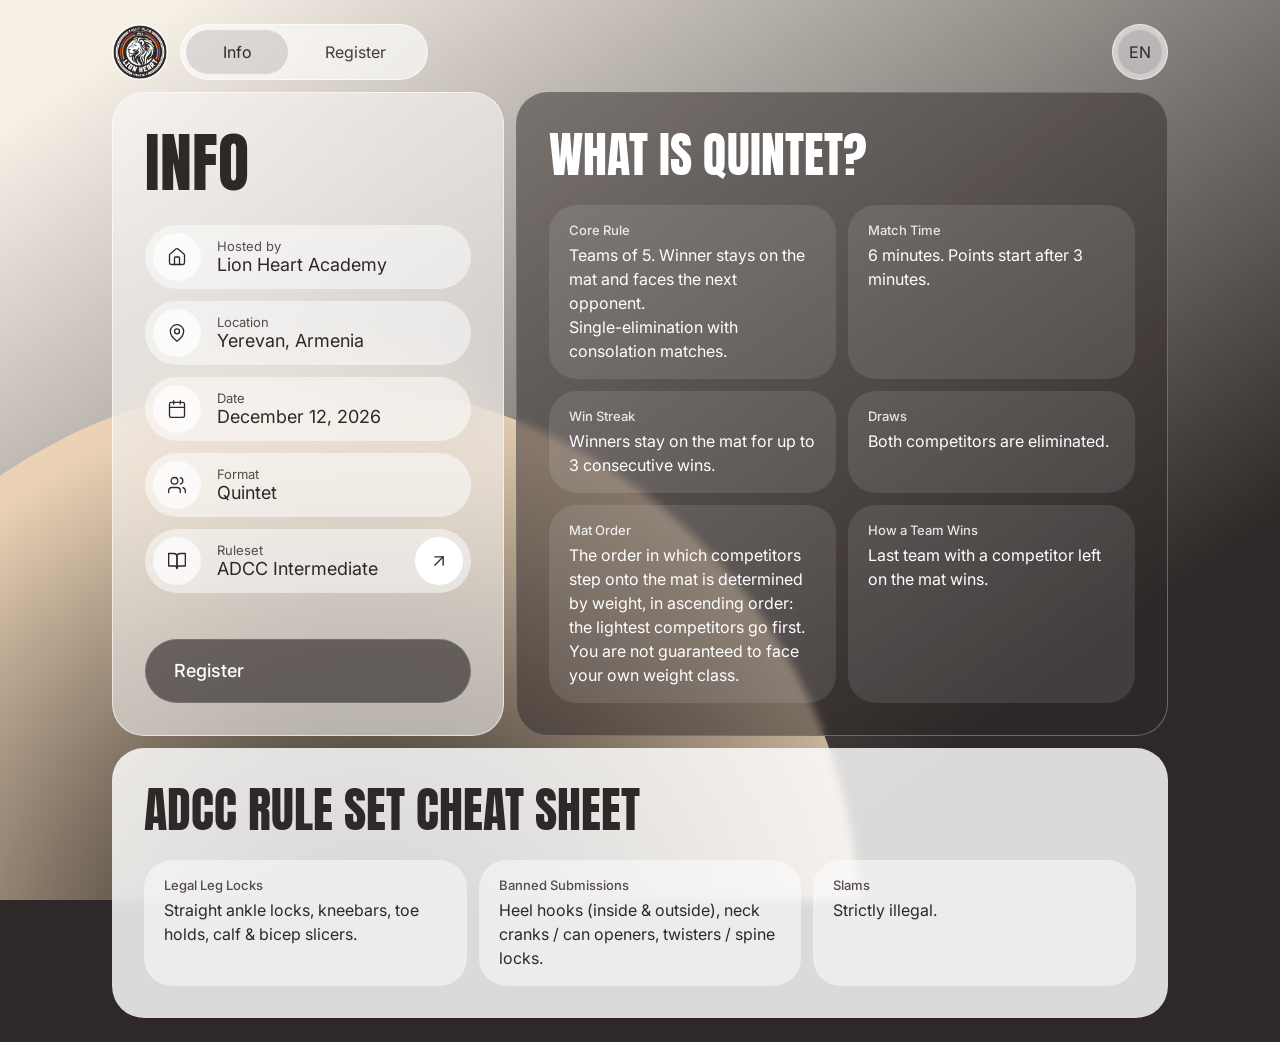
<file: index.html>
<!doctype html>
<html lang="en">
<head>
  <meta charset="utf-8">
  <meta name="viewport" content="width=device-width, initial-scale=1, viewport-fit=cover">
  <title>Info · Lion Heart Quintet</title>
  <meta name="description" content="Format, rules and details for the Lion Heart Quintet grappling tournament in Yerevan, Armenia, December 12, 2026.">
  <meta name="theme-color" content="#2E2828">
  <link rel="icon" href="assets/img/favicon-64.png" type="image/png">
  <link rel="apple-touch-icon" href="assets/img/apple-touch-icon.png">
  <link rel="preconnect" href="https://fonts.googleapis.com">
  <link rel="preconnect" href="https://fonts.gstatic.com" crossorigin>
  <link rel="stylesheet" href="https://fonts.googleapis.com/css2?family=Anton&family=Inter:wght@400;500&family=Oswald:wght@700&family=Noto+Sans+Armenian:wdth,wght@62.5..100,400..800&display=swap">
  <link rel="stylesheet" href="assets/css/styles.css">
  <script src="assets/js/config.js"></script>
  <script src="assets/js/i18n.js" defer></script>
  <script src="assets/js/app.js" defer></script>
</head>
<body>
  <div class="bg" aria-hidden="true"><div class="bg__circle"></div></div>

  <div class="shell">
    <header class="topbar">
      <a class="chip chip--logo glass" href="index.html" aria-label="Lion Heart, home" data-i18n-aria="homeLabel">
        <img src="assets/img/lionheart-logo-168.png" alt="" width="56" height="56">
      </a>
      <nav class="menu glass" aria-label="Main">
        <span class="menu__pill" aria-hidden="true" data-menu-pill></span>
        <a class="menu__item" href="index.html" aria-current="page" data-i18n="navInfo">Info</a>
        <a class="menu__item" href="register.html" data-i18n="navRegister">Register</a>
      </nav>
      <div class="lang" data-lang>
        <button class="chip glass lang__button" type="button" aria-haspopup="true" aria-expanded="false" aria-label="Language" data-i18n-aria="languageLabel" data-lang-toggle>
          <span class="lang__current" data-lang-current>EN</span>
        </button>
        <div class="lang__panel" data-lang-panel hidden>
          <button class="lang__option" type="button" lang="en" data-lang-option="en">EN</button>
          <button class="lang__option" type="button" lang="ru" data-lang-option="ru">RU</button>
          <button class="lang__option" type="button" lang="hy" data-lang-option="hy">AM</button>
        </div>
      </div>
    </header>

    <main class="layout layout--info">
      <section class="pod pod--light pod--info" aria-labelledby="info-title">
        <h1 id="info-title" class="display" data-i18n="infoTitle">INFO</h1>
        <dl class="rows">
          <div class="field row">
            <span class="field__icon" aria-hidden="true"><svg viewBox="0 0 24 24"><path d="M15 21v-8a1 1 0 0 0-1-1h-4a1 1 0 0 0-1 1v8"/><path d="M3 10a2 2 0 0 1 .709-1.528l7-5.999a2 2 0 0 1 2.582 0l7 5.999A2 2 0 0 1 21 10v9a2 2 0 0 1-2 2H5a2 2 0 0 1-2-2z"/></svg></span>
            <div class="row__text"><dt data-i18n="hostedBy">Hosted by</dt><dd>Lion Heart Academy</dd></div>
          </div>
          <div class="field row">
            <span class="field__icon" aria-hidden="true"><svg viewBox="0 0 24 24"><path d="M20 10c0 6-8 12-8 12s-8-6-8-12a8 8 0 0 1 16 0Z"/><circle cx="12" cy="10" r="3"/></svg></span>
            <div class="row__text"><dt data-i18n="location">Location</dt><dd data-i18n="locationValue">Yerevan, Armenia</dd></div>
          </div>
          <div class="field row">
            <span class="field__icon" aria-hidden="true"><svg viewBox="0 0 24 24"><rect width="18" height="18" x="3" y="4" rx="2"/><path d="M16 2v4M8 2v4M3 10h18"/></svg></span>
            <div class="row__text"><dt data-i18n="date">Date</dt><dd data-i18n="dateValue">December 12, 2026</dd></div>
          </div>
          <div class="field row">
            <span class="field__icon" aria-hidden="true"><svg viewBox="0 0 24 24"><path d="M16 21v-2a4 4 0 0 0-4-4H6a4 4 0 0 0-4 4v2"/><circle cx="9" cy="7" r="4"/><path d="M22 21v-2a4 4 0 0 0-3-3.87"/><path d="M16 3.13a4 4 0 0 1 0 7.75"/></svg></span>
            <div class="row__text"><dt data-i18n="format">Format</dt><dd>Quintet</dd></div>
          </div>
          <div>
            <a class="field row row--link" href="https://adcombat.com/adcc-rules-regulations/adcc-rules-for-beginners-intermediate/" target="_blank" rel="noopener noreferrer">
              <span class="field__icon" aria-hidden="true"><svg viewBox="0 0 24 24"><path d="M2 3h6a4 4 0 0 1 4 4v14a3 3 0 0 0-3-3H2z"/><path d="M22 3h-6a4 4 0 0 0-4 4v14a3 3 0 0 1 3-3h7z"/></svg></span>
              <div class="row__text"><dt data-i18n="ruleset">Ruleset</dt><dd>ADCC Intermediate</dd></div>
              <span class="field__action" aria-hidden="true"><svg viewBox="0 0 24 24"><path d="M7 7h10v10"/><path d="M7 17 17 7"/></svg></span>
            </a>
          </div>
        </dl>
        <a class="button button--info" href="register.html"><span data-i18n="submit">Register</span></a>
      </section>

      <section class="pod pod--dark pod--quintet" id="rules" aria-labelledby="quintet-title">
        <h2 id="quintet-title" class="display display--section" data-i18n="quintetTitle">WHAT IS QUINTET?</h2>
        <div class="bubbles bubbles--two">
          <article class="bubble"><h3 data-i18n="coreRule">Core Rule</h3><p data-i18n="coreRuleBody">Teams of 5. Winner stays on the mat and faces the next opponent.
Single-elimination with consolation matches.</p></article>
          <article class="bubble"><h3 data-i18n="matchTime">Match Time</h3><p data-i18n="matchTimeBody">6 minutes. Points start after 3 minutes.</p></article>
          <article class="bubble"><h3 data-i18n="winStreak">Win Streak</h3><p data-i18n="winStreakBody">Winners stay on the mat for up to 3 consecutive wins.</p></article>
          <article class="bubble"><h3 data-i18n="draws">Draws</h3><p data-i18n="drawsBody">Both competitors are eliminated.</p></article>
          <article class="bubble"><h3 data-i18n="matOrder">Mat Order</h3><p data-i18n="matOrderBody">The order in which competitors step onto the mat is determined by weight, in ascending order: the lightest competitors go first. You are not guaranteed to face your own weight class.</p></article>
          <article class="bubble"><h3 data-i18n="teamWins">How a Team Wins</h3><p data-i18n="teamWinsBody">Last team with a competitor left on the mat wins.</p></article>
        </div>
      </section>

      <section class="pod pod--cheat" aria-labelledby="cheat-title">
        <h2 id="cheat-title" class="display display--section" data-i18n="cheatTitle">ADCC RULE SET CHEAT SHEET</h2>
        <div class="bubbles bubbles--three">
          <article class="bubble"><h3 data-i18n="legalLocks">Legal Leg Locks</h3><p data-i18n="legalLocksBody">Straight ankle locks, kneebars, toe holds, calf &amp; bicep slicers.</p></article>
          <article class="bubble"><h3 data-i18n="banned">Banned Submissions</h3><p data-i18n="bannedBody">Heel hooks (inside &amp; outside), neck cranks / can openers, twisters / spine locks.</p></article>
          <article class="bubble"><h3 data-i18n="slams">Slams</h3><p data-i18n="slamsBody">Strictly illegal.</p></article>
        </div>
      </section>
    </main>
  </div>
</body>
</html>
</file>
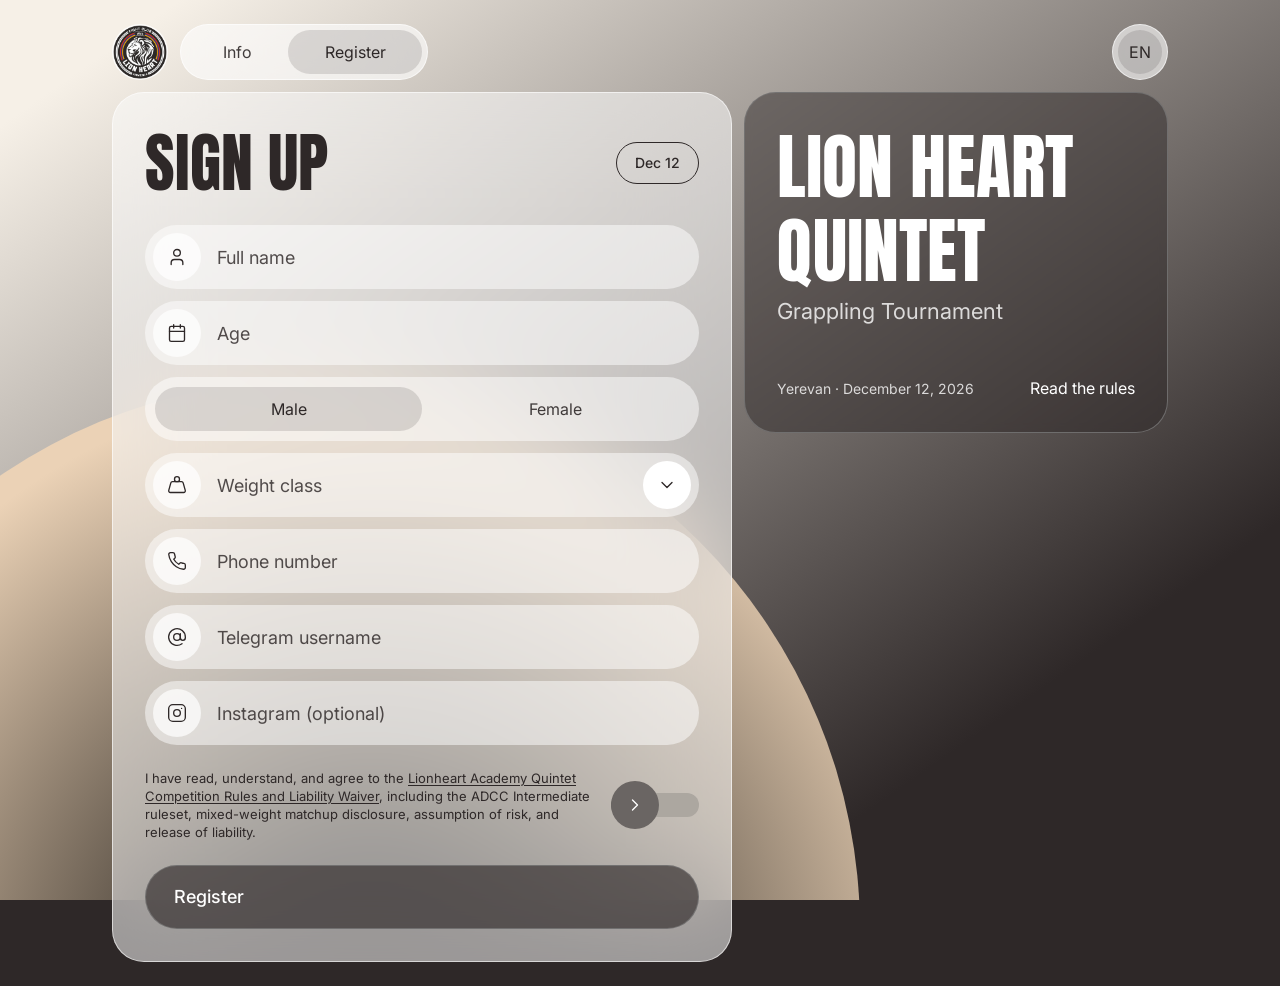
<file: register.html>
<!doctype html>
<html lang="en">
<head>
  <meta charset="utf-8">
  <meta name="viewport" content="width=device-width, initial-scale=1, viewport-fit=cover">
  <title>Sign up · Lion Heart Quintet</title>
  <meta name="description" content="Sign up for the Lion Heart Quintet grappling tournament in Yerevan, Armenia, December 12, 2026.">
  <meta name="theme-color" content="#2E2828">
  <link rel="icon" href="assets/img/favicon-64.png" type="image/png">
  <link rel="apple-touch-icon" href="assets/img/apple-touch-icon.png">
  <link rel="preconnect" href="https://fonts.googleapis.com">
  <link rel="preconnect" href="https://fonts.gstatic.com" crossorigin>
  <link rel="stylesheet" href="https://fonts.googleapis.com/css2?family=Anton&family=Inter:wght@400;500&family=Oswald:wght@700&family=Noto+Sans+Armenian:wdth,wght@62.5..100,400..800&display=swap">
  <link rel="stylesheet" href="assets/css/styles.css">
  <script src="assets/js/config.js"></script>
  <script src="assets/js/i18n.js" defer></script>
  <script src="assets/js/app.js" defer></script>
</head>
<body>
  <div class="bg" aria-hidden="true"><div class="bg__circle"></div></div>

  <div class="shell">
    <header class="topbar">
      <a class="chip chip--logo glass" href="index.html" aria-label="Lion Heart, home" data-i18n-aria="homeLabel">
        <img src="assets/img/lionheart-logo-168.png" alt="" width="56" height="56">
      </a>
      <nav class="menu glass" aria-label="Main">
        <span class="menu__pill" aria-hidden="true" data-menu-pill></span>
        <a class="menu__item" href="index.html" data-i18n="navInfo">Info</a>
        <a class="menu__item" href="register.html" aria-current="page" data-i18n="navRegister">Register</a>
      </nav>
      <div class="lang" data-lang>
        <button class="chip glass lang__button" type="button" aria-haspopup="true" aria-expanded="false" aria-label="Language" data-i18n-aria="languageLabel" data-lang-toggle>
          <span class="lang__current" data-lang-current>EN</span>
        </button>
        <div class="lang__panel" data-lang-panel hidden>
          <button class="lang__option" type="button" lang="en" data-lang-option="en">EN</button>
          <button class="lang__option" type="button" lang="ru" data-lang-option="ru">RU</button>
          <button class="lang__option" type="button" lang="hy" data-lang-option="hy">AM</button>
        </div>
      </div>
    </header>

    <main class="layout layout--form">
      <section class="pod pod--light pod--form" aria-labelledby="form-title">
        <form id="signup" class="form" novalidate>
          <div class="pod__title-row">
            <h1 id="form-title" class="display" data-i18n="signUp">SIGN UP</h1>
            <span class="pill" data-i18n="datePill">Dec 12</span>
          </div>

          <!-- Spam trap: hidden from people, bots fill it in. -->
          <div class="trap" aria-hidden="true">
            <label>Leave this empty <input type="text" name="_gotcha" tabindex="-1" autocomplete="off"></label>
          </div>

          <div class="fields">
            <div class="group" data-field="name">
              <label class="field">
                <span class="field__icon" aria-hidden="true">
                  <svg viewBox="0 0 24 24"><path d="M19 21v-2a4 4 0 0 0-4-4H9a4 4 0 0 0-4 4v2"/><circle cx="12" cy="7" r="4"/></svg>
                </span>
                <span class="sr-only" data-i18n="name">Full name</span>
                <input class="field__input" id="name" name="name" type="text" autocomplete="name" required placeholder="Full name" data-i18n-ph="name" aria-describedby="name-error">
              </label>
              <p class="error" id="name-error" data-error hidden></p>
            </div>

            <div class="group" data-field="age">
              <label class="field">
                <span class="field__icon" aria-hidden="true">
                  <svg viewBox="0 0 24 24"><rect x="3" y="4" width="18" height="18" rx="2"/><path d="M16 2v4M8 2v4M3 10h18"/></svg>
                </span>
                <span class="sr-only" data-i18n="age">Age</span>
                <input class="field__input" id="age" name="age" type="text" inputmode="numeric" pattern="[0-9]*" maxlength="2" autocomplete="off" required placeholder="Age" data-i18n-ph="age" aria-describedby="age-error">
              </label>
              <p class="error" id="age-error" data-error hidden></p>
            </div>

            <fieldset class="toggle" data-toggle data-active="male">
              <legend class="sr-only" data-i18n="gender">Gender</legend>
              <span class="toggle__pill" aria-hidden="true"></span>
              <label class="toggle__item">
                <input class="sr-only" type="radio" name="gender" value="male" checked>
                <span data-i18n="male">Male</span>
              </label>
              <label class="toggle__item">
                <input class="sr-only" type="radio" name="gender" value="female">
                <span data-i18n="female">Female</span>
              </label>
            </fieldset>

            <div class="group select" data-field="weight" data-select>
              <button class="field select__button" id="weight-button" type="button" role="combobox" aria-haspopup="listbox" aria-expanded="false" aria-controls="weight-list" aria-describedby="weight-error">
                <span class="field__icon" aria-hidden="true">
                  <svg viewBox="0 0 24 24"><circle cx="12" cy="5" r="3"/><path d="M6.5 8a2 2 0 0 0-1.905 1.46L2.1 18.5A2 2 0 0 0 4 21h16a2 2 0 0 0 1.925-2.54L19.4 9.5A2 2 0 0 0 17.48 8Z"/></svg>
                </span>
                <span class="select__value" data-select-value data-i18n="weightClass">Weight class</span>
                <span class="field__action" aria-hidden="true">
                  <svg class="select__chevron" viewBox="0 0 24 24"><path d="m6 9 6 6 6-6"/></svg>
                </span>
              </button>
              <ul class="select__panel" id="weight-list" role="listbox" aria-labelledby="weight-button" tabindex="-1" data-select-panel hidden></ul>
              <input type="hidden" name="weight_class" id="weight">
              <p class="error" id="weight-error" data-error hidden></p>
            </div>

            <div class="group" data-field="phone">
              <label class="field">
                <span class="field__icon" aria-hidden="true">
                  <svg viewBox="0 0 24 24"><path d="M22 16.92v3a2 2 0 0 1-2.18 2 19.79 19.79 0 0 1-8.63-3.07 19.5 19.5 0 0 1-6-6 19.79 19.79 0 0 1-3.07-8.67A2 2 0 0 1 4.11 2h3a2 2 0 0 1 2 1.72 12.84 12.84 0 0 0 .7 2.81 2 2 0 0 1-.45 2.11L8.09 9.91a16 16 0 0 0 6 6l1.27-1.27a2 2 0 0 1 2.11-.45 12.84 12.84 0 0 0 2.81.7A2 2 0 0 1 22 16.92z"/></svg>
                </span>
                <span class="sr-only" data-i18n="phone">Phone number</span>
                <input class="field__input" id="phone" name="phone" type="tel" inputmode="tel" autocomplete="tel" required placeholder="Phone number" data-i18n-ph="phone" aria-describedby="phone-error">
              </label>
              <p class="error" id="phone-error" data-error hidden></p>
            </div>

            <div class="group" data-field="telegram">
              <label class="field">
                <span class="field__icon" aria-hidden="true">
                  <svg viewBox="0 0 24 24"><circle cx="12" cy="12" r="4"/><path d="M16 8v5a3 3 0 0 0 6 0v-1a10 10 0 1 0-4 8"/></svg>
                </span>
                <span class="sr-only" data-i18n="telegram">Telegram username</span>
                <input class="field__input" id="telegram" name="telegram" type="text" autocomplete="off" autocapitalize="none" autocorrect="off" spellcheck="false" required placeholder="Telegram username" data-i18n-ph="telegram" aria-describedby="telegram-error">
              </label>
              <p class="error" id="telegram-error" data-error hidden></p>
            </div>

            <div class="group" data-field="instagram">
              <label class="field">
                <span class="field__icon" aria-hidden="true">
                  <svg viewBox="0 0 24 24"><rect x="2" y="2" width="20" height="20" rx="5"/><circle cx="12" cy="12" r="4"/><path d="M17.5 6.5h.01"/></svg>
                </span>
                <span class="sr-only" data-i18n="instagram">Instagram (optional)</span>
                <input class="field__input" id="instagram" name="instagram" type="text" autocomplete="off" autocapitalize="none" autocorrect="off" spellcheck="false" placeholder="Instagram (optional)" data-i18n-ph="instagram" aria-describedby="instagram-error">
              </label>
              <p class="error" id="instagram-error" data-error hidden></p>
            </div>
          </div>

          <div class="group" data-field="consent">
            <div class="consent">
              <p class="small-print" id="consent-text">
                <span data-i18n="consentBefore">I have read, understand, and agree to the </span><a href="assets/docs/lionheart-academy-quintet-rules-and-waiver.pdf" target="_blank" rel="noopener" data-i18n="consentLink">Lionheart Academy Quintet Competition Rules and Liability Waiver</a><span data-i18n="consentAfter">, including the ADCC Intermediate ruleset, mixed-weight matchup disclosure, assumption of risk, and release of liability.</span>
              </p>
              <button class="slide" type="button" role="switch" aria-checked="false" aria-labelledby="consent-text" aria-describedby="consent-error" data-slide>
                <span class="slide__shape" aria-hidden="true">
                  <span class="slide__track"><span class="slide__fill"></span></span>
                  <span class="slide__thumb"></span>
                </span>
                <span class="slide__icon" aria-hidden="true">
                  <svg class="slide__arrow" viewBox="0 0 24 24"><path d="m9 18 6-6-6-6"/></svg>
                  <svg class="slide__check" viewBox="0 0 24 24"><path d="M20 6 9 17l-5-5"/></svg>
                </span>
              </button>
            </div>
            <p class="error" id="consent-error" data-error hidden></p>
          </div>

          <button class="button" type="submit" data-submit><span data-submit-label data-i18n="submit">Register</span></button>
          <p class="error error--form" data-form-error role="alert" hidden></p>
        </form>

        <div class="success" data-success tabindex="-1" hidden>
          <h1 class="display" data-i18n="successTitle">REQUEST RECEIVED</h1>
          <p class="success__text" data-i18n="successBody">Thanks for signing up. We’ll confirm your spot on Telegram.</p>
          <button class="button" type="button" data-reset><span data-i18n="successAgain">Register another fighter</span></button>
        </div>
      </section>

      <aside class="pod pod--dark pod--event" aria-label="Event">
        <div class="event__title">
          <p class="display display--event" lang="en">LION HEART QUINTET</p>
          <p class="event__type" data-i18n="eventType">Grappling Tournament</p>
        </div>
        <div class="event__foot">
          <p class="event__meta" data-i18n="eventMeta">Yerevan · December 12, 2026</p>
          <a class="event__link" href="index.html" data-i18n="readRules">Read the rules</a>
        </div>
      </aside>
    </main>
  </div>
</body>
</html>
</file>
<file: assets/css/styles.css>
/* Lion Heart Quintet. Values come from the Figma frames on the "lionheart form" page. */

:root {
  --ink: #2e2828;
  --ink-rgb: 46, 40, 40;
  --error: #9e221b;
  --gap: 12px;

  /* Dark glass on the light pods. Stronger than the 0.49 dark pods, which sit on a
     darker background, so white text stays readable here. */
  --glass-dark: rgba(var(--ink-rgb), 0.64);
  --glass-dark-border: rgba(119, 118, 118, 0.85);
  --slide-solid: #6a6563;
  --slide-track: #aca7a0;

  /* Bounce used by every control */
  --spring: cubic-bezier(0.34, 1.56, 0.64, 1);
  --spring-time: 0.55s;
  --pill-spring: cubic-bezier(0.3, 1.12, 0.6, 1);
  --pill-spring-wide: cubic-bezier(0.3, 1.06, 0.6, 1);

  /* Page background */
  --bg-from: #f6f0e7;
  --bg-to: #2e2828;
  --circle-center: #000000;
  --circle-edge: #ebd2b6;

  --font-body: "Inter", system-ui, -apple-system, "Segoe UI", "Noto Sans Armenian", sans-serif;
  --font-display: "Anton", "Oswald", "Noto Sans Armenian", Impact, sans-serif;
}

/* Alternate look from the Figma tests. Turn on in assets/js/config.js. */
:root[data-theme="orange"] {
  --bg-from: #2e2828;
  --bg-to: #2c2a76;
  --circle-center: #dd9e11;
  --circle-edge: #b8700a;
  --slide-solid: #6b6355;
  --slide-track: #b3a892;
}

@supports (transition-timing-function: linear(0, 1)) {
  :root {
    /* Sliding pills: a smaller bounce, tuned so they stay inside their track. */
    --pill-spring: linear(0.0, 0.0336, 0.118, 0.2322, 0.3598, 0.4886, 0.6101, 0.7189, 0.8119, 0.8882, 0.9481, 0.9928, 1.0242, 1.0444, 1.0556, 1.0598, 1.0589, 1.0546, 1.0482, 1.0406, 1.0329, 1.0254, 1.0186, 1.0128, 1.0079, 1.004, 1.0011, 0.999, 0.9976, 0.9968, 1);
    --pill-spring-wide: linear(0.0, 0.0276, 0.0974, 0.1928, 0.3008, 0.412, 0.5196, 0.6191, 0.7078, 0.7844, 0.8486, 0.901, 0.9424, 0.974, 0.9973, 1.0135, 1.024, 1.0301, 1.0327, 1.0328, 1.0312, 1.0284, 1.025, 1.0214, 1.0177, 1.0143, 1.0112, 1.0084, 1.0061, 1.0041, 1);
    --spring: linear(0, 0.009, 0.035 2.1%, 0.141, 0.281 6.7%, 0.723 12.9%, 0.938 16.7%, 1.017, 1.077, 1.121, 1.149 24.3%, 1.159, 1.163, 1.161, 1.154 29.9%, 1.129 32.8%, 1.051 39.6%, 1.017 43.1%, 0.991, 0.977 51%, 0.974 53.8%, 0.975 57.1%, 0.997 69.8%, 1.003 76.9%, 1.004 83.8%, 1);
  }
}

*, *::before, *::after { box-sizing: border-box; }
[hidden] { display: none !important; }

html { -webkit-text-size-adjust: 100%; -webkit-tap-highlight-color: transparent; }

.menu, .toggle, .lang, .slide, .select__button, .button, .chip {
  -webkit-user-select: none;
  user-select: none;
  -webkit-touch-callout: none;
  touch-action: manipulation;
}

body {
  margin: 0;
  min-height: 100vh;
  min-height: 100dvh;
  color: var(--ink);
  background: var(--bg-to);
  font-family: var(--font-body);
  font-size: 16px;
  line-height: 1.5;
  -webkit-font-smoothing: antialiased;
}

h1, h2, h3, p, ul, dl, dd, fieldset, legend { margin: 0; padding: 0; }
fieldset { border: 0; min-width: 0; }
ul { list-style: none; }
a { color: inherit; }
button, input { font: inherit; color: inherit; }
button { background: none; border: 0; padding: 0; cursor: pointer; }

svg {
  display: block;
  width: 20px;
  height: 20px;
  fill: none;
  stroke: currentColor;
  stroke-width: 1.6;
  stroke-linecap: round;
  stroke-linejoin: round;
}

:focus-visible { outline: 2px solid var(--ink); outline-offset: 2px; }
.pod--dark :focus-visible { outline-color: #fff; }

.sr-only {
  position: absolute;
  width: 1px;
  height: 1px;
  margin: -1px;
  padding: 0;
  overflow: hidden;
  clip-path: inset(50%);
  white-space: nowrap;
  border: 0;
}

.trap { position: absolute; left: -9999px; width: 1px; height: 1px; overflow: hidden; }

/* ---------- Background ---------- */

.bg {
  position: fixed;
  inset: 0;
  z-index: -1;
  overflow: hidden;
  background: linear-gradient(to bottom right, var(--bg-from) 7%, var(--bg-to) 79%);
}

.bg__circle {
  position: absolute;
  left: -200px;
  bottom: -228px;
  width: 600px;
  height: 600px;
  border-radius: 50%;
  background: radial-gradient(55.6% 55.6% at 55.6% 55.6%, var(--circle-center) 0%, var(--circle-edge) 100%);
}

/* ---------- Page shell ---------- */

.shell {
  width: 100%;
  max-width: 520px;
  margin: 0 auto;
  padding: max(16px, env(safe-area-inset-top)) max(16px, env(safe-area-inset-right)) max(16px, env(safe-area-inset-bottom)) max(16px, env(safe-area-inset-left));
}

.layout {
  display: grid;
  grid-template-columns: minmax(0, 1fr);
  gap: var(--gap);
  margin-top: var(--gap);
}

/* ---------- Glass ---------- */

.glass {
  background: rgba(255, 255, 255, 0.62);
  border: 1px solid rgba(255, 255, 255, 0.6);
  -webkit-backdrop-filter: blur(48px);
  backdrop-filter: blur(48px);
}

.pod {
  min-width: 0;
  border-radius: 32px;
}

.pod--light {
  position: relative;
  z-index: 2; /* The weight class list may float over the pod below. */
  padding: 28px 24px;
  background: rgba(255, 255, 255, 0.52);
  border: 1px solid rgba(255, 255, 255, 0.6);
  -webkit-backdrop-filter: blur(48px);
  backdrop-filter: blur(48px);
}

.pod--dark {
  padding: 24px;
  color: #fff;
  background: rgba(var(--ink-rgb), 0.49);
  border: 1px solid rgba(119, 118, 118, 0.85);
  -webkit-backdrop-filter: blur(4px);
  backdrop-filter: blur(4px);
}

.pod--cheat {
  padding: 24px;
  background: rgba(255, 255, 255, 0.83);
  -webkit-backdrop-filter: blur(4px);
  backdrop-filter: blur(4px);
}

/* ---------- Type ---------- */

.display {
  font-family: var(--font-display);
  font-weight: 400;
  font-size: 48px;
  line-height: 60px;
  text-wrap: balance;
}

.display:lang(ru) { font-family: "Oswald", "Anton", Impact, sans-serif; font-weight: 700; }
.display:lang(hy) { font-family: "Noto Sans Armenian", "Anton", sans-serif; font-weight: 800; font-stretch: 62.5%; }

.display--section { font-size: 40px; line-height: 48px; margin-bottom: 20px; }
.display--event { font-size: 40px; line-height: 48px; }

/* ---------- Top bar ---------- */

.topbar {
  position: relative;
  z-index: 5; /* The language list floats over the page. */
  display: flex;
  align-items: center;
  gap: var(--gap);
}

.chip {
  flex: none;
  display: grid;
  place-items: center;
  width: 56px;
  height: 56px;
  border-radius: 50%;
}

.chip img { display: block; }

.chip--logo { overflow: hidden; }
.chip--logo img { width: 100%; height: 100%; }

.menu {
  position: relative;
  flex: 1;
  min-width: 0;
  display: flex;
  height: 56px;
  padding: 5px;
  border-radius: 28px;
}

.menu__pill {
  position: absolute;
  top: 5px;
  bottom: 5px;
  left: 0;
  width: var(--pill-width, 0);
  border-radius: 22px;
  background: rgba(var(--ink-rgb), 0.14);
  transform: translateX(var(--pill-x, 0));
  transition: transform var(--spring-time) var(--pill-spring), width var(--spring-time) var(--pill-spring);
  will-change: transform;
}

.menu__pill.no-motion { transition: none; }

.menu__item {
  position: relative;
  flex: 1 1 auto;
  display: grid;
  place-items: center;
  padding: 0 12px;
  border-radius: 22px;
  color: rgba(var(--ink-rgb), 0.9);
  text-decoration: none;
  white-space: nowrap;
}

.menu__item[aria-current="page"], .menu__item.is-target { color: var(--ink); }

.lang { position: relative; flex: none; }

.lang__current {
  display: grid;
  place-items: center;
  width: 44px;
  height: 44px;
  border-radius: 50%;
  background: rgba(var(--ink-rgb), 0.14);
}

.lang__panel {
  position: absolute;
  top: calc(100% + 6px);
  right: 0;
  width: 56px;
  display: grid;
  gap: 4px;
  padding: 5px;
  border-radius: 28px;
  background: #fff;
  border: 1px solid rgba(255, 255, 255, 0.6);
  box-shadow: 0 12px 32px rgba(var(--ink-rgb), 0.18);
}

.lang__option {
  width: 44px;
  height: 44px;
  border-radius: 50%;
  color: rgba(var(--ink-rgb), 0.9);
}

.lang__option:hover { background: rgba(var(--ink-rgb), 0.07); }
.lang__option[aria-current="true"] { background: rgba(var(--ink-rgb), 0.14); color: var(--ink); }

/* ---------- Form ---------- */

.form, .pod--info, .success { display: grid; gap: 24px; }
.pod--info .button--info { display: none; }

.pod__title-row {
  display: flex;
  flex-wrap: wrap;
  align-items: center;
  justify-content: space-between;
  gap: 8px 12px;
}

.pill {
  flex: none;
  padding: 10px 18px;
  border: 1px solid var(--ink);
  border-radius: 999px;
  font-size: 14px;
  font-weight: 500;
  line-height: 20px;
}

.fields, .rows { display: grid; gap: var(--gap); }
.group { position: relative; min-width: 0; }

.field {
  width: 100%;
  min-height: 64px;
  display: flex;
  align-items: center;
  gap: 16px;
  padding: 8px;
  border-radius: 32px;
  background: rgba(255, 255, 255, 0.5);
  text-align: left;
  text-decoration: none;
}

label.field { cursor: text; }

.field:focus-within:not(.select__button) { outline: 2px solid var(--ink); outline-offset: 2px; }

.group.is-invalid .field,
.group.is-invalid .slide { outline: 2px solid var(--error); outline-offset: 2px; }

.field__icon, .field__action {
  flex: none;
  display: grid;
  place-items: center;
  width: 48px;
  height: 48px;
  border-radius: 50%;
}

.field__icon { background: rgba(255, 255, 255, 0.7); }
.field__action { background: #fff; }

.field__input {
  flex: 1;
  min-width: 0;
  height: 48px;
  padding: 0 16px 0 0;
  border: 0;
  outline: 0;
  background: transparent;
  font-size: 18px;
}

.field__input::placeholder { color: var(--ink); opacity: 0.82; }

.error {
  margin: 6px 0 0 20px;
  color: var(--error);
  font-size: 13px;
  font-weight: 500;
  line-height: 18px;
}

.error--form {
  margin: -12px 0 0;
  text-align: center;
}

/* Gender */
.toggle {
  position: relative;
  display: flex;
  min-height: 64px;
  padding: 10px;
  border-radius: 32px;
  background: rgba(255, 255, 255, 0.5);
}

.toggle__pill {
  position: absolute;
  top: 10px;
  left: 10px;
  width: calc(50% - 10px);
  height: 44px;
  border-radius: 22px;
  background: rgba(var(--ink-rgb), 0.14);
  transition: transform var(--spring-time) var(--pill-spring);
  will-change: transform;
}

.toggle[data-active="female"] .toggle__pill { transform: translateX(100%); }

.toggle__item { position: relative; flex: 1; min-width: 0; cursor: pointer; }

.toggle__item span {
  display: grid;
  place-items: center;
  height: 44px;
  border-radius: 22px;
  color: rgba(var(--ink-rgb), 0.9);
}

.toggle__item input:checked + span { color: var(--ink); }
.toggle__item input:focus-visible + span { outline: 2px solid var(--ink); outline-offset: 2px; }

/* Weight class */
.select__value {
  flex: 1;
  min-width: 0;
  font-size: 18px;
  white-space: nowrap;
  overflow: hidden;
  text-overflow: ellipsis;
}

.select__value:not(.has-value) { opacity: 0.82; }
.select__value:lang(ru) { font-size: 16px; }
.select__value.has-value { font-weight: 500; }
.select__chevron { transition: transform var(--spring-time) var(--spring); }
.select__button[aria-expanded="true"] .select__chevron { transform: rotate(180deg); }

.select__panel {
  position: absolute;
  z-index: 10;
  top: 70px;
  left: 0;
  right: 0;
  padding: 8px;
  border-radius: 32px;
  background: #fff;
  border: 1px solid rgba(255, 255, 255, 0.6);
  box-shadow: 0 12px 32px rgba(var(--ink-rgb), 0.18);
}

.select__panel:focus { outline: 0; }

.select__option {
  display: flex;
  align-items: center;
  height: 48px;
  padding: 0 16px;
  border-radius: 24px;
  font-weight: 500;
  cursor: pointer;
}

.select__option:hover, .select__option.is-active { background: rgba(var(--ink-rgb), 0.07); }
.select__option[aria-selected="true"] { background: rgba(var(--ink-rgb), 0.14); }

/* Consent */
.consent {
  display: flex;
  align-items: center;
  gap: 16px;
}

.small-print {
  flex: 1;
  min-width: 0;
  font-size: 13px;
  line-height: 18px;
}

.small-print a { text-underline-offset: 2px; }

.slide {
  --travel: 40px;
  position: relative;
  flex: none;
  width: 88px;
  height: 48px;
  border-radius: 24px;
  touch-action: pan-y;
  user-select: none;
  -webkit-user-select: none;
  cursor: grab;
}

.slide:active { cursor: grabbing; }

/* The bars and circle are deliberately solid. They overlap, and phones may draw each one
   as its own layer, so any see-through colour here shows the overlap as a dark block.
   These match the Register button on the light pod. Only transforms animate, so sliding
   never triggers a layout. */
.slide__shape {
  position: absolute;
  inset: 0;
}

.slide__track {
  position: absolute;
  top: 12px;
  left: 0;
  right: 0;
  height: 24px;
  overflow: hidden;
  border-radius: 12px;
  background: var(--slide-track);
}

/* Its right edge always stays hidden under the circle. */
.slide__fill {
  position: absolute;
  inset: 0;
  background: var(--slide-solid);
  transform: translateX(calc(var(--slide-x, 0px) - 64px));
  transition: transform var(--spring-time) var(--spring);
  will-change: transform;
}

.slide__thumb, .slide__icon {
  position: absolute;
  top: 0;
  left: 0;
  width: 48px;
  height: 48px;
  border-radius: 50%;
  transform: translateX(var(--slide-x, 0px));
  transition: transform var(--spring-time) var(--spring);
  will-change: transform;
}

.slide__thumb { background: var(--slide-solid); }

.slide__icon {
  display: grid;
  place-items: center;
  color: #fff;
}

.slide.is-dragging .slide__fill,
.slide.is-dragging .slide__thumb,
.slide.is-dragging .slide__icon { transition: none; }

.slide[aria-checked="true"] { --slide-x: var(--travel); }

.slide__arrow, .slide__check { grid-area: 1 / 1; }
.slide__check { visibility: hidden; }
.slide[aria-checked="true"] .slide__check { visibility: visible; }
.slide[aria-checked="true"] .slide__arrow { visibility: hidden; }

/* Button */
.button {
  width: 100%;
  min-height: 64px;
  display: flex;
  align-items: center;
  padding: 8px 28px;
  border-radius: 32px;
  color: #fff;
  background: var(--glass-dark);
  border: 1px solid var(--glass-dark-border);
  font-size: 18px;
  font-weight: 500;
  line-height: 24px;
  text-align: left;
  text-decoration: none;
  transition: opacity 0.15s ease, transform var(--spring-time) var(--spring);
}

.button:hover { opacity: 0.9; }
.button[disabled] { opacity: 0.6; cursor: progress; }

.success__text { font-size: 18px; line-height: 26px; }
.success:focus { outline: 0; }

/* ---------- Event pod ---------- */

.pod--event {
  display: flex;
  flex-direction: column;
  justify-content: space-between;
  gap: 24px;
  min-height: 196px;
  padding: 24px 28px;
}

.event__type { margin-top: 4px; font-size: 18px; line-height: 22px; color: rgba(255, 255, 255, 0.8); }

.event__foot {
  display: flex;
  flex-wrap: wrap;
  align-items: center;
  justify-content: space-between;
  gap: 4px 12px;
}

.event__meta { font-size: 14px; color: rgba(255, 255, 255, 0.8); }
.event__link { text-decoration: none; }
.event__link:hover { text-decoration: underline; text-underline-offset: 3px; }

/* ---------- Info ---------- */

.row__text { flex: 1; min-width: 0; }
.row__text dt { font-size: 13px; line-height: 16px; color: rgba(var(--ink-rgb), 0.82); }
.row__text dd { font-size: 18px; line-height: 22px; }
.row--link { transition: background-color 0.15s ease; }
.row--link:hover { background: rgba(255, 255, 255, 0.7); }

.bubbles { display: grid; grid-template-columns: minmax(0, 1fr); gap: var(--gap); }

.bubble {
  padding: 16px 20px;
  border-radius: 28px;
  background: rgba(255, 255, 255, 0.1);
}

.pod--cheat .bubble { background: rgba(255, 255, 255, 0.5); }

.bubble h3 {
  margin-bottom: 4px;
  font-size: 13px;
  font-weight: 500;
  line-height: 18px;
  color: rgba(255, 255, 255, 0.85);
}

.pod--cheat .bubble h3 { color: rgba(var(--ink-rgb), 0.82); }
.bubble p { line-height: 24px; white-space: pre-line; }

#rules { scroll-margin-top: 16px; }

/* ---------- Desktop ---------- */

@media (min-width: 1088px) {
  .shell {
    max-width: none;
    width: 1104px;
    padding: 24px;
  }

  .bg__circle {
    left: -240px;
    bottom: -580px;
    width: 1100px;
    height: 1100px;
  }

  .menu { flex: none; width: 248px; }
  .toggle__pill { transition-timing-function: var(--pill-spring-wide); }
  .lang { margin-left: auto; }

  .display { font-size: 64px; line-height: 76px; }
  .display--section { font-size: 48px; line-height: 60px; margin-bottom: 20px; }
  .display--event { font-size: 72px; line-height: 84px; }

  .pod--light, .pod--dark, .pod--cheat { padding: 32px; }

  .layout--form {
    grid-template-columns: 620px minmax(0, 1fr);
    align-items: start;
  }

  .pod--event { min-height: 341px; }
  .event__type { font-size: 22px; line-height: 28px; }

  .layout--info { grid-template-columns: 392px minmax(0, 1fr); }
  .pod--cheat { grid-column: 1 / -1; }

  .pod--info {
    grid-template-rows: auto auto 1fr;
    align-content: start;
  }

  .pod--info .button--info { display: flex; align-self: end; }

  .bubbles--two { grid-template-columns: repeat(2, minmax(0, 1fr)); }
  .bubbles--three { grid-template-columns: repeat(3, minmax(0, 1fr)); }
}

/* ---------- Bounce ---------- */

/* Everything you can press squashes a little, then springs back. */
.chip, .lang__option, .select__option, .field__action, .slide, .row--link, .event__link {
  transition: transform var(--spring-time) var(--spring);
}

.chip:hover, .lang__option:hover, .field__action:hover { transform: scale(1.05); }
.select__button:hover .field__action, .row--link:hover .field__action { transform: scale(1.08); }

.chip:active, .lang__option:active { transform: scale(0.9); transition-duration: 0.1s; }
.button:active:not([disabled]) { transform: scale(0.97); transition-duration: 0.1s; }
.select__option:active { transform: scale(0.97); transition-duration: 0.1s; }
.select__button:active .field__action, .row--link:active .field__action { transform: scale(0.88); transition-duration: 0.1s; }
.row--link:active { transform: scale(0.985); transition-duration: 0.1s; }

.lang__panel:not([hidden]) { transform-origin: top right; animation: pop var(--spring-time) var(--spring) backwards; }
.select__panel:not([hidden]) { transform-origin: top center; animation: pop var(--spring-time) var(--spring) backwards; }

/* Each pod animates on its own: fading their parent would switch off their glass blur. */
.layout.is-entering > .pod { animation: page-in 0.5s var(--spring) backwards; }
.layout.is-entering > .pod:nth-child(2) { animation-delay: 0.04s; }
.layout.is-entering > .pod:nth-child(3) { animation-delay: 0.08s; }

@keyframes page-in {
  from { opacity: 0; transform: translateY(14px) scale(0.985); }
  to { opacity: 1; transform: none; }
}

h1:focus { outline: 0; }

@keyframes pop {
  from { opacity: 0; transform: scale(0.88) translateY(-8px); }
  to { opacity: 1; transform: none; }
}

/* Reduce Motion: things still move so you can see what changed, but quickly and with no bounce. */
@media (prefers-reduced-motion: reduce) {
  :root { --spring: ease; --pill-spring: ease; --pill-spring-wide: ease; --spring-time: 0.15s; }
  *, *::before, *::after { animation: none !important; }
  .chip:hover, .chip:active, .lang__option:hover, .lang__option:active, .field__action:hover,
  .select__button:hover .field__action, .row--link:hover .field__action,
  .select__button:active .field__action, .row--link:active .field__action,
  .button:active:not([disabled]),
  .select__option:active, .row--link:active { transform: none; }
}
</file>
